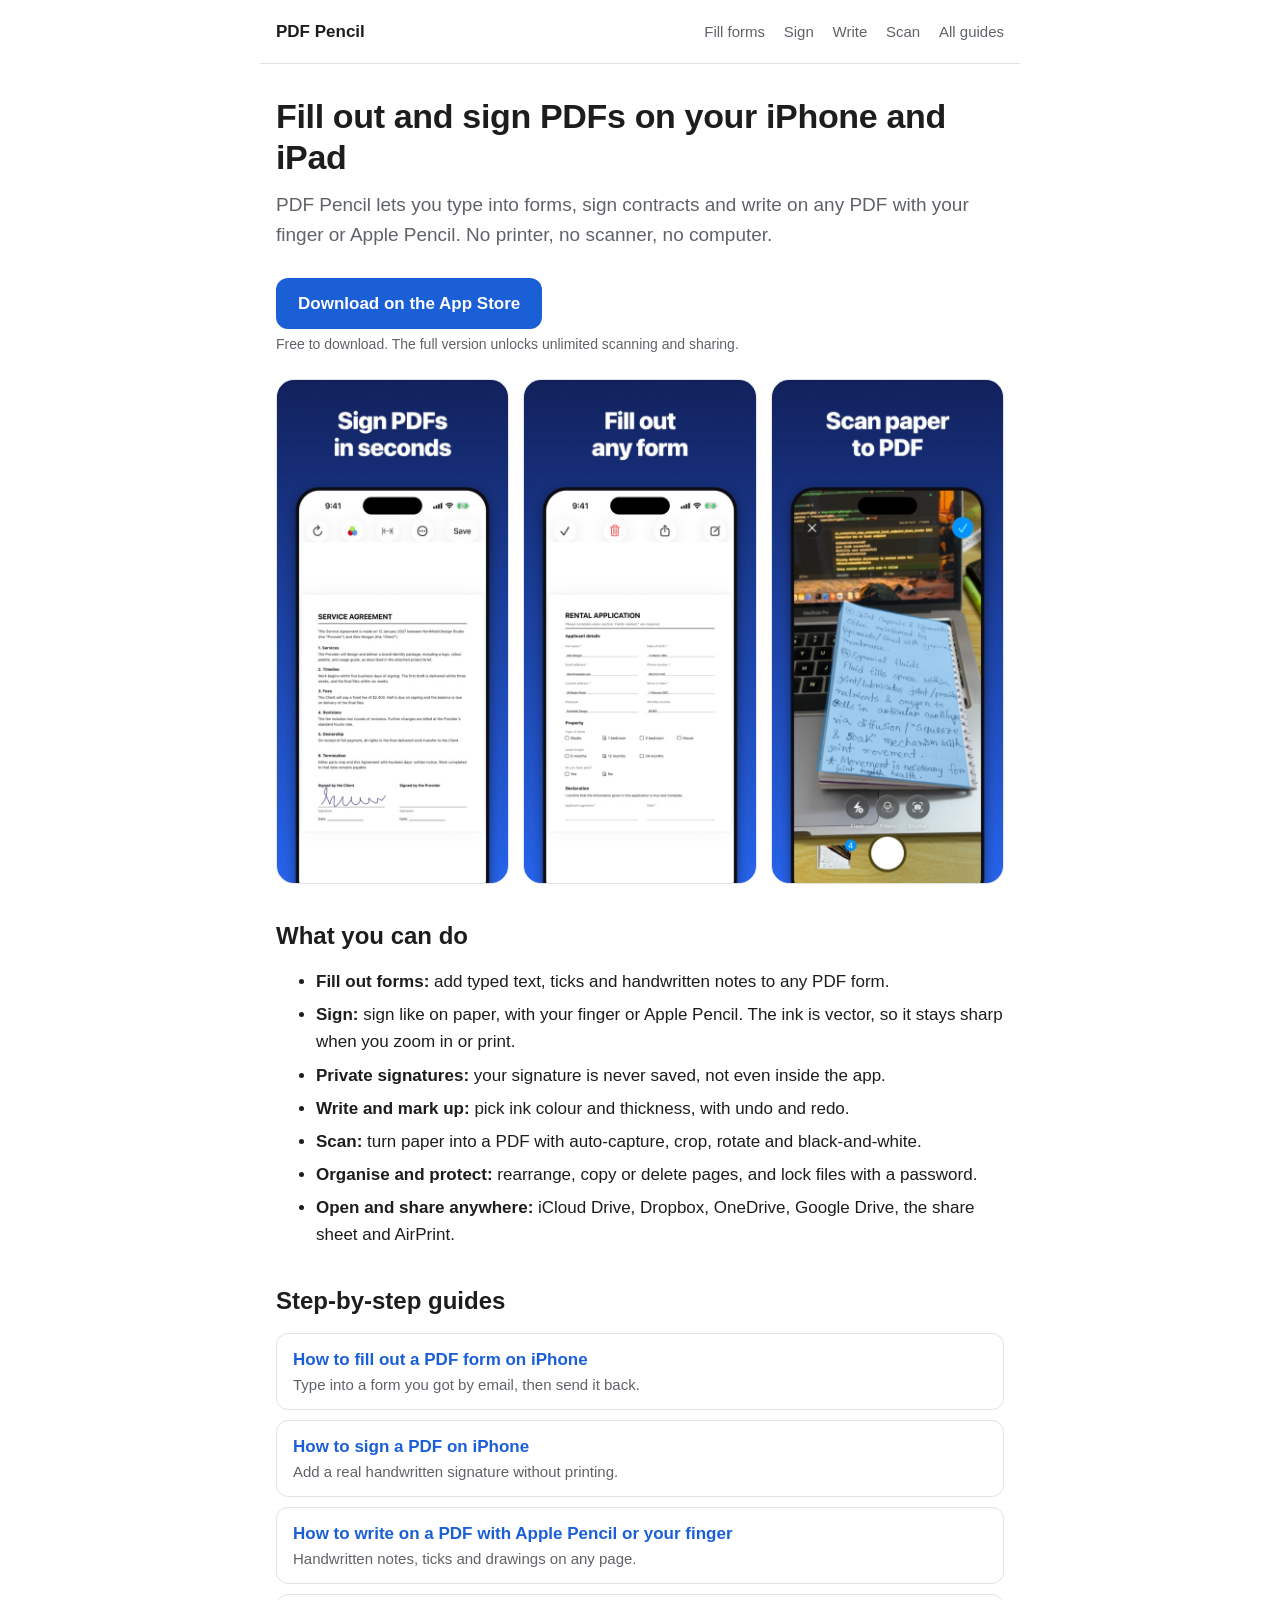
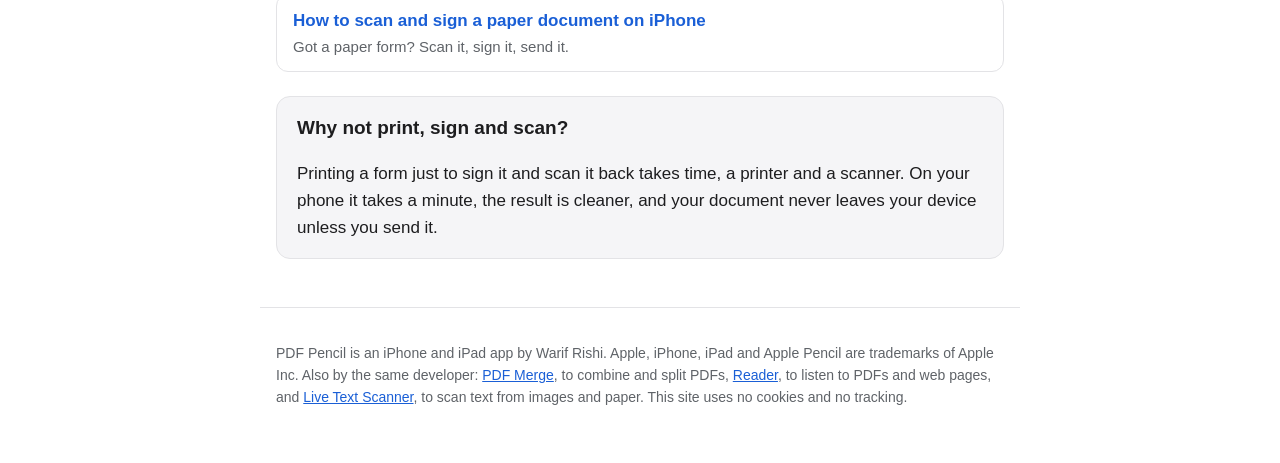
<file: index.html>
<!doctype html>
<html lang="en">
<head>
<meta charset="utf-8">
<meta name="viewport" content="width=device-width, initial-scale=1">
<title>PDF Pencil for iPhone and iPad: Fill Out and Sign PDF Forms</title>
<meta name="description" content="Fill out PDF forms, sign documents and write on PDFs with your finger or Apple Pencil. Sharp vector ink, and your signature is never saved.">
<meta name="apple-itunes-app" content="app-id=1462463852">
<link rel="canonical" href="https://rishi420.github.io/pdf-pencil/">
<link rel="stylesheet" href="style.css">
<script type="application/ld+json">
{
  "@context": "https://schema.org",
  "@type": "SoftwareApplication",
  "name": "PDF Pencil",
  "operatingSystem": "iOS, iPadOS",
  "applicationCategory": "BusinessApplication",
  "description": "Fill out and sign PDF forms on iPhone and iPad with finger or Apple Pencil.",
  "downloadUrl": "https://apps.apple.com/app/id1462463852",
  "offers": { "@type": "Offer", "price": "0", "priceCurrency": "USD" }
}
</script>
</head>
<body>
<header>
  <a class="brand" href="./">PDF Pencil</a>
  <nav>
    <a href="fill-out-pdf-form-on-iphone.html">Fill forms</a>
    <a href="sign-pdf-on-iphone.html">Sign</a>
    <a href="write-on-pdf-with-apple-pencil.html">Write</a>
    <a href="scan-and-sign-paper-document-on-iphone.html">Scan</a>
    <a class="keep" href="./#guides">All guides</a>
  </nav>
</header>
<main>
  <h1>Fill out and sign PDFs on your iPhone and iPad</h1>
  <p class="lede">PDF Pencil lets you type into forms, sign contracts and write on any PDF with your finger or Apple Pencil. No printer, no scanner, no computer.</p>
  <a class="cta" href="https://apps.apple.com/app/apple-store/id1462463852?pt=117198018&amp;ct=pencil-home&amp;mt=8">Download on the App Store</a>
  <span class="cta-note">Free to download. The full version unlocks unlimited scanning and sharing.</span>

  <div class="shots">
    <img src="img/1-sign-pdfs.jpg" width="480" height="1043" alt="Signing a service agreement PDF in PDF Pencil">
    <img src="img/2-fill-forms.jpg" width="480" height="1043" alt="Filling out a PDF form in PDF Pencil" loading="lazy">
    <img src="img/3-scan.jpg" width="480" height="1043" alt="Scanning a handwritten page to PDF with the iPhone camera" loading="lazy">
  </div>

  <h2>What you can do</h2>
  <ul>
    <li><strong>Fill out forms:</strong> add typed text, ticks and handwritten notes to any PDF form.</li>
    <li><strong>Sign:</strong> sign like on paper, with your finger or Apple Pencil. The ink is vector, so it stays sharp when you zoom in or print.</li>
    <li><strong>Private signatures:</strong> your signature is never saved, not even inside the app.</li>
    <li><strong>Write and mark up:</strong> pick ink colour and thickness, with undo and redo.</li>
    <li><strong>Scan:</strong> turn paper into a PDF with auto-capture, crop, rotate and black-and-white.</li>
    <li><strong>Organise and protect:</strong> rearrange, copy or delete pages, and lock files with a password.</li>
    <li><strong>Open and share anywhere:</strong> iCloud Drive, Dropbox, OneDrive, Google Drive, the share sheet and AirPrint.</li>
  </ul>

  <h2 id="guides">Step-by-step guides</h2>
  <ul class="guides">
    <li><a href="fill-out-pdf-form-on-iphone.html">How to fill out a PDF form on iPhone</a><span>Type into a form you got by email, then send it back.</span></li>
    <li><a href="sign-pdf-on-iphone.html">How to sign a PDF on iPhone</a><span>Add a real handwritten signature without printing.</span></li>
    <li><a href="write-on-pdf-with-apple-pencil.html">How to write on a PDF with Apple Pencil or your finger</a><span>Handwritten notes, ticks and drawings on any page.</span></li>
    <li><a href="scan-and-sign-paper-document-on-iphone.html">How to scan and sign a paper document on iPhone</a><span>Got a paper form? Scan it, sign it, send it.</span></li>
  </ul>

  <div class="box">
    <h3>Why not print, sign and scan?</h3>
    <p>Printing a form just to sign it and scan it back takes time, a printer and a scanner. On your phone it takes a minute, the result is cleaner, and your document never leaves your device unless you send it.</p>
  </div>
</main>
<footer>
  <p>PDF Pencil is an iPhone and iPad app by Warif Rishi. Apple, iPhone, iPad and Apple Pencil are trademarks of Apple Inc. Also by the same developer: <a href="https://rishi420.github.io/pdf-merge/">PDF Merge</a>, to combine and split PDFs, <a href="https://rishi420.github.io/reader/">Reader</a>, to listen to PDFs and web pages, and <a href="https://rishi420.github.io/live-text-scanner/">Live Text Scanner</a>, to scan text from images and paper. This site uses no cookies and no tracking.</p>
</footer>
</body>
</html>
</file>
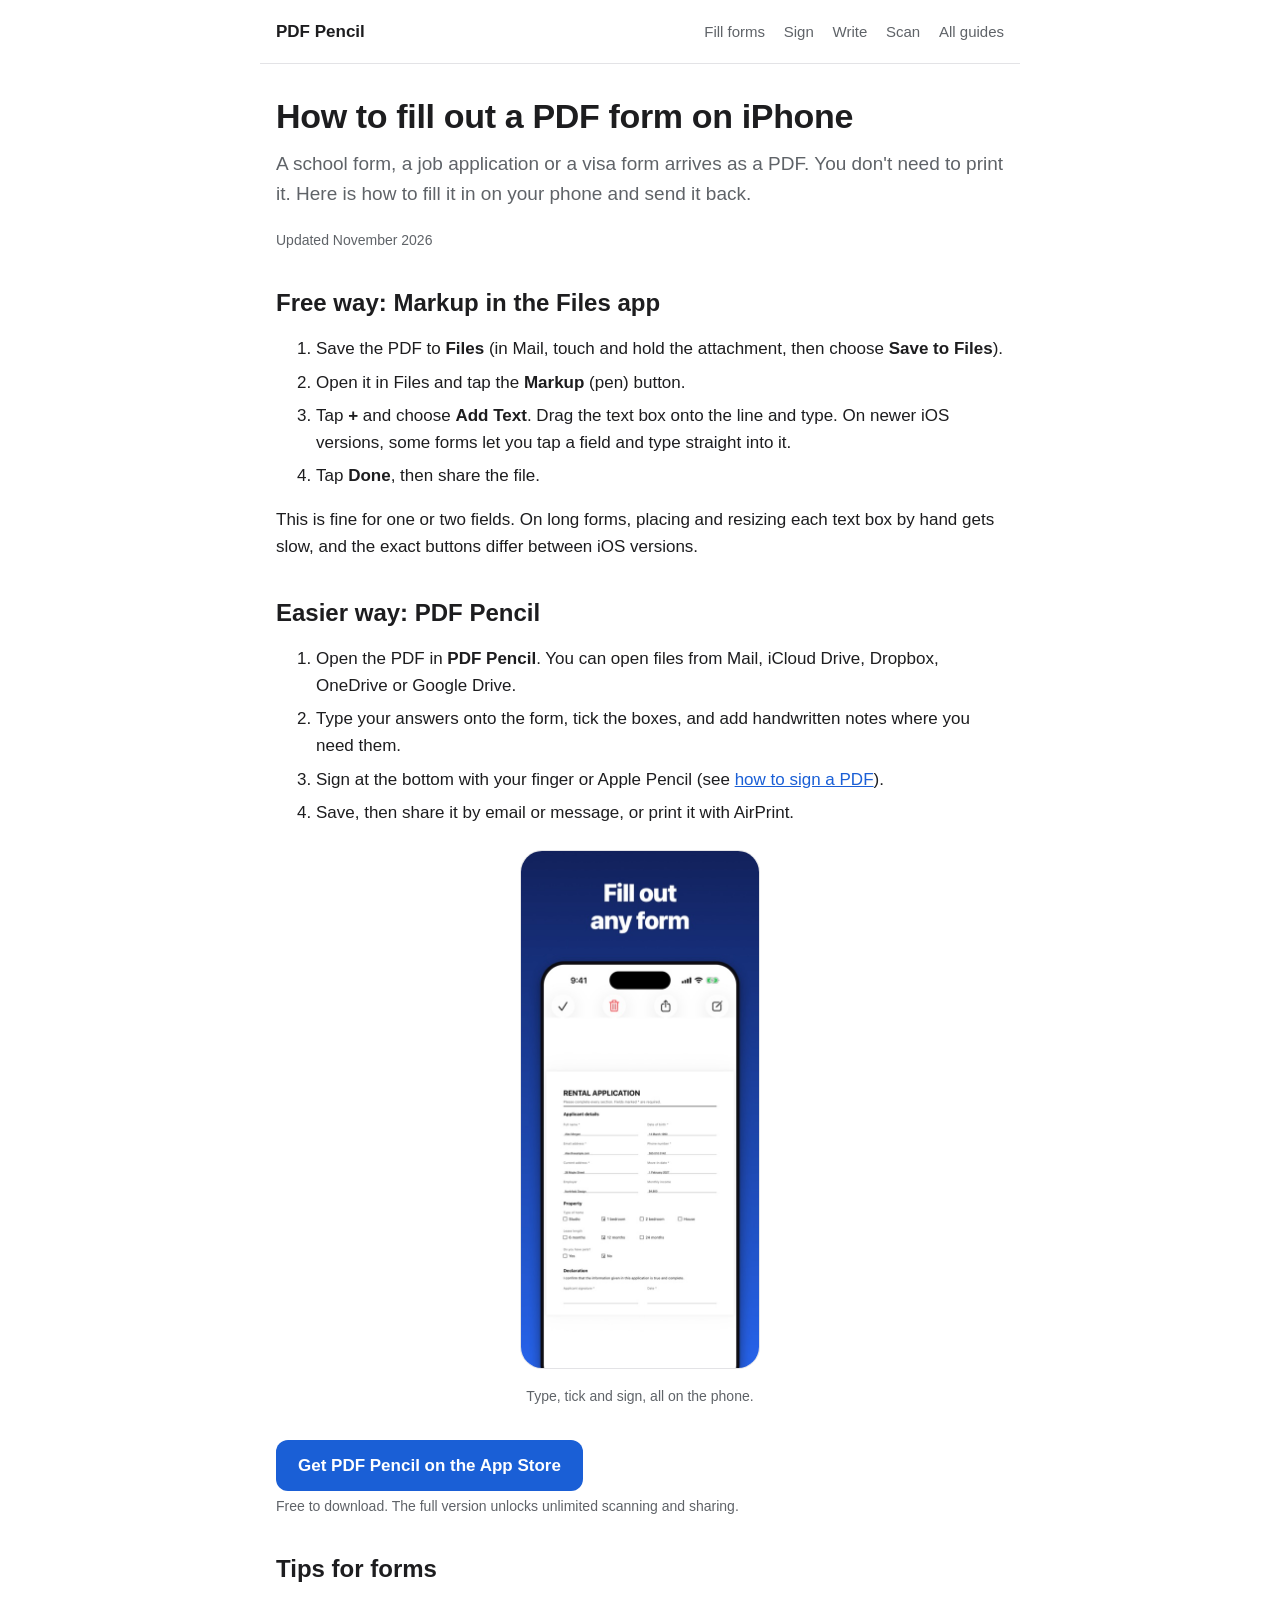
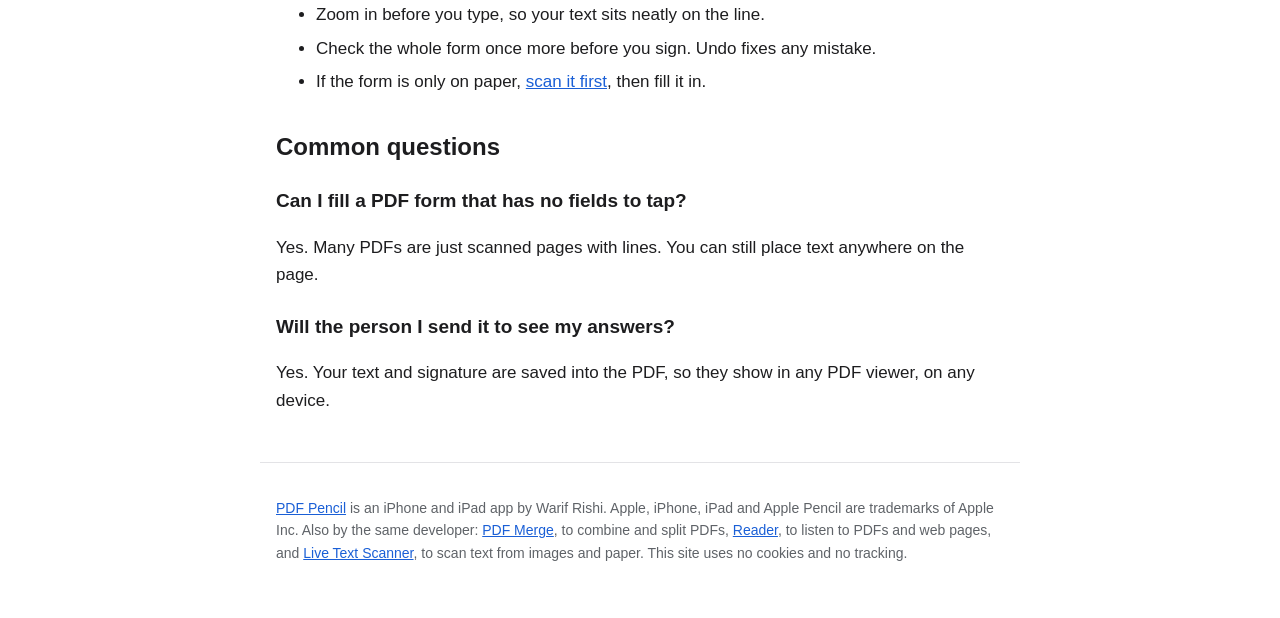
<file: fill-out-pdf-form-on-iphone.html>
<!doctype html>
<html lang="en">
<head>
<meta charset="utf-8">
<meta name="viewport" content="width=device-width, initial-scale=1">
<title>How to Fill Out a PDF Form on iPhone (No Printer Needed)</title>
<meta name="description" content="Fill out a PDF form on your iPhone or iPad: the free built-in Markup way, and how to type, tick and sign forms with PDF Pencil. Then send it back by email.">
<meta name="apple-itunes-app" content="app-id=1462463852">
<link rel="canonical" href="https://rishi420.github.io/pdf-pencil/fill-out-pdf-form-on-iphone.html">
<link rel="stylesheet" href="style.css">
</head>
<body>
<header>
  <a class="brand" href="./">PDF Pencil</a>
  <nav>
    <a href="fill-out-pdf-form-on-iphone.html">Fill forms</a>
    <a href="sign-pdf-on-iphone.html">Sign</a>
    <a href="write-on-pdf-with-apple-pencil.html">Write</a>
    <a href="scan-and-sign-paper-document-on-iphone.html">Scan</a>
    <a class="keep" href="./#guides">All guides</a>
  </nav>
</header>
<main>
  <h1>How to fill out a PDF form on iPhone</h1>
  <p class="lede">A school form, a job application or a visa form arrives as a PDF. You don't need to print it. Here is how to fill it in on your phone and send it back.</p>
  <p class="updated">Updated November 2026</p>

  <h2>Free way: Markup in the Files app</h2>
  <ol>
    <li>Save the PDF to <strong>Files</strong> (in Mail, touch and hold the attachment, then choose <strong>Save to Files</strong>).</li>
    <li>Open it in Files and tap the <strong>Markup</strong> (pen) button.</li>
    <li>Tap <strong>+</strong> and choose <strong>Add Text</strong>. Drag the text box onto the line and type. On newer iOS versions, some forms let you tap a field and type straight into it.</li>
    <li>Tap <strong>Done</strong>, then share the file.</li>
  </ol>
  <p>This is fine for one or two fields. On long forms, placing and resizing each text box by hand gets slow, and the exact buttons differ between iOS versions.</p>

  <h2>Easier way: PDF Pencil</h2>
  <ol>
    <li>Open the PDF in <strong>PDF Pencil</strong>. You can open files from Mail, iCloud Drive, Dropbox, OneDrive or Google Drive.</li>
    <li>Type your answers onto the form, tick the boxes, and add handwritten notes where you need them.</li>
    <li>Sign at the bottom with your finger or Apple Pencil (see <a href="sign-pdf-on-iphone.html">how to sign a PDF</a>).</li>
    <li>Save, then share it by email or message, or print it with AirPrint.</li>
  </ol>
  <figure>
    <img src="img/2-fill-forms.jpg" width="480" height="1043" alt="A PDF form being filled out in PDF Pencil">
    <figcaption>Type, tick and sign, all on the phone.</figcaption>
  </figure>
  <a class="cta" href="https://apps.apple.com/app/apple-store/id1462463852?pt=117198018&amp;ct=pencil-fill&amp;mt=8">Get PDF Pencil on the App Store</a>
  <span class="cta-note">Free to download. The full version unlocks unlimited scanning and sharing.</span>

  <h2>Tips for forms</h2>
  <ul>
    <li>Zoom in before you type, so your text sits neatly on the line.</li>
    <li>Check the whole form once more before you sign. Undo fixes any mistake.</li>
    <li>If the form is only on paper, <a href="scan-and-sign-paper-document-on-iphone.html">scan it first</a>, then fill it in.</li>
  </ul>

  <h2>Common questions</h2>
  <h3>Can I fill a PDF form that has no fields to tap?</h3>
  <p>Yes. Many PDFs are just scanned pages with lines. You can still place text anywhere on the page.</p>
  <h3>Will the person I send it to see my answers?</h3>
  <p>Yes. Your text and signature are saved into the PDF, so they show in any PDF viewer, on any device.</p>
</main>
<footer>
  <p><a href="./">PDF Pencil</a> is an iPhone and iPad app by Warif Rishi. Apple, iPhone, iPad and Apple Pencil are trademarks of Apple Inc. Also by the same developer: <a href="https://rishi420.github.io/pdf-merge/">PDF Merge</a>, to combine and split PDFs, <a href="https://rishi420.github.io/reader/">Reader</a>, to listen to PDFs and web pages, and <a href="https://rishi420.github.io/live-text-scanner/">Live Text Scanner</a>, to scan text from images and paper. This site uses no cookies and no tracking.</p>
</footer>
</body>
</html>
</file>
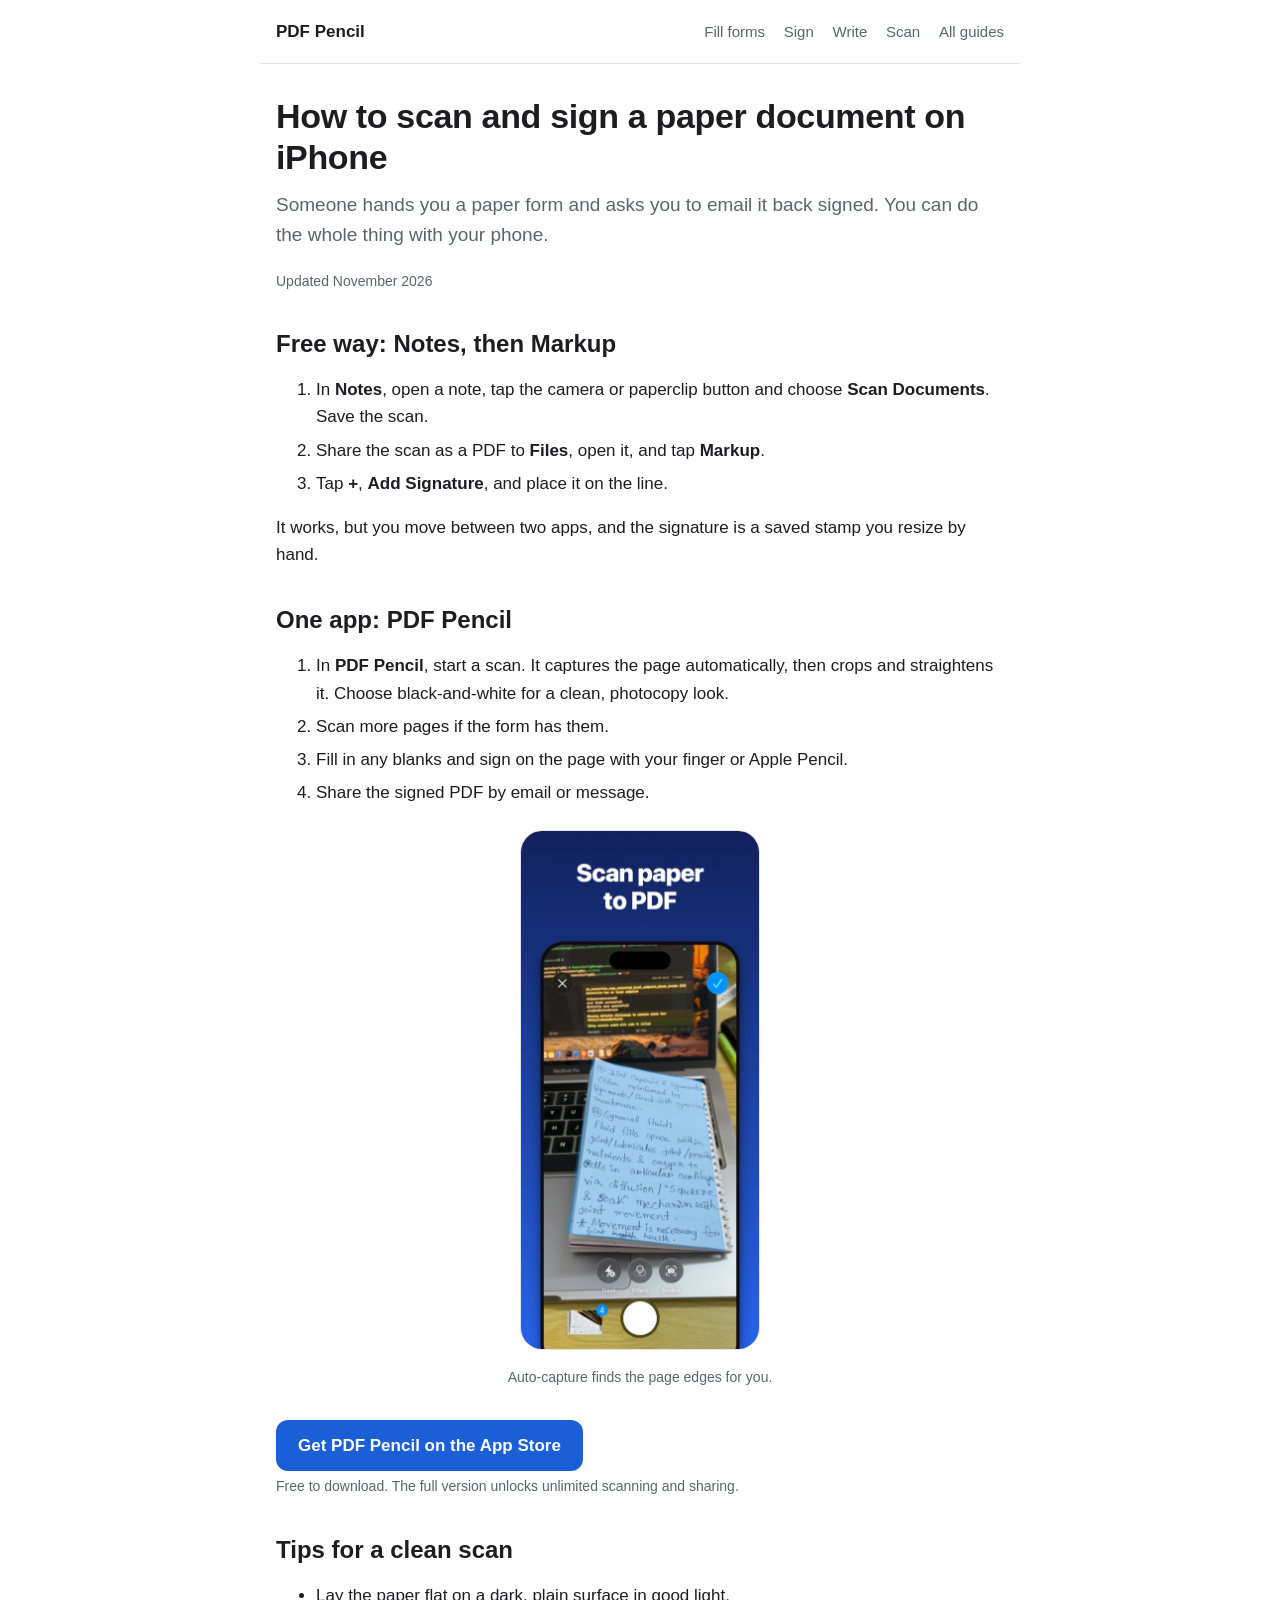
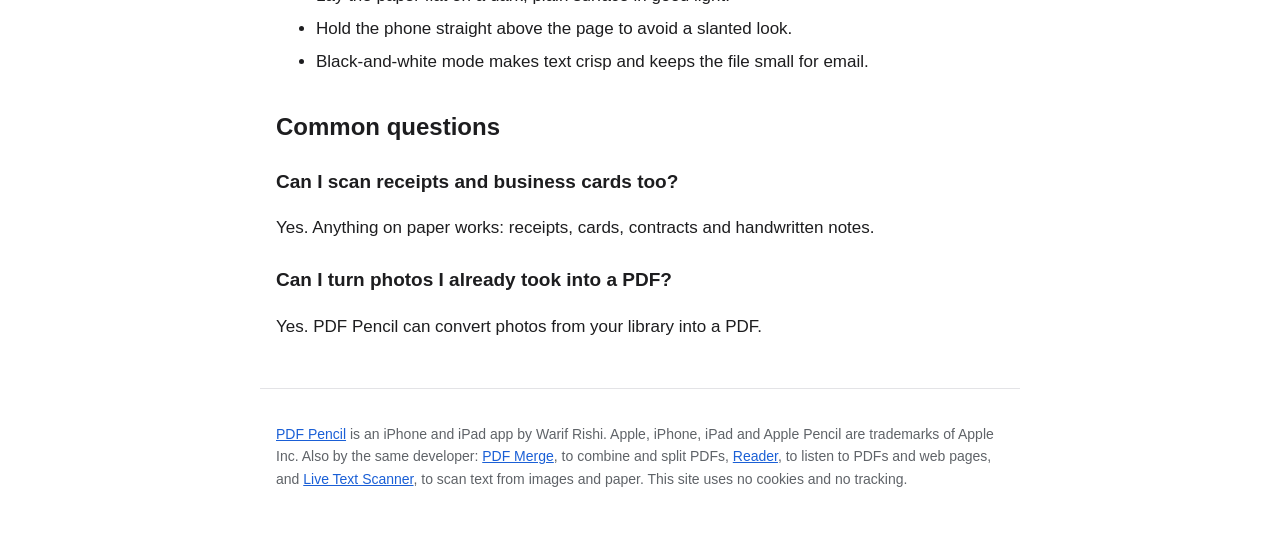
<file: scan-and-sign-paper-document-on-iphone.html>
<!doctype html>
<html lang="en">
<head>
<meta charset="utf-8">
<meta name="viewport" content="width=device-width, initial-scale=1">
<title>How to Scan and Sign a Paper Document on iPhone</title>
<meta name="description" content="Got a paper form to sign and send back? Scan it with your iPhone camera, sign it on screen and email it as a PDF, with no printer or scanner.">
<meta name="apple-itunes-app" content="app-id=1462463852">
<link rel="canonical" href="https://rishi420.github.io/pdf-pencil/scan-and-sign-paper-document-on-iphone.html">
<link rel="stylesheet" href="style.css">
</head>
<body>
<header>
  <a class="brand" href="./">PDF Pencil</a>
  <nav>
    <a href="fill-out-pdf-form-on-iphone.html">Fill forms</a>
    <a href="sign-pdf-on-iphone.html">Sign</a>
    <a href="write-on-pdf-with-apple-pencil.html">Write</a>
    <a href="scan-and-sign-paper-document-on-iphone.html">Scan</a>
    <a class="keep" href="./#guides">All guides</a>
  </nav>
</header>
<main>
  <h1>How to scan and sign a paper document on iPhone</h1>
  <p class="lede">Someone hands you a paper form and asks you to email it back signed. You can do the whole thing with your phone.</p>
  <p class="updated">Updated November 2026</p>

  <h2>Free way: Notes, then Markup</h2>
  <ol>
    <li>In <strong>Notes</strong>, open a note, tap the camera or paperclip button and choose <strong>Scan Documents</strong>. Save the scan.</li>
    <li>Share the scan as a PDF to <strong>Files</strong>, open it, and tap <strong>Markup</strong>.</li>
    <li>Tap <strong>+</strong>, <strong>Add Signature</strong>, and place it on the line.</li>
  </ol>
  <p>It works, but you move between two apps, and the signature is a saved stamp you resize by hand.</p>

  <h2>One app: PDF Pencil</h2>
  <ol>
    <li>In <strong>PDF Pencil</strong>, start a scan. It captures the page automatically, then crops and straightens it. Choose black-and-white for a clean, photocopy look.</li>
    <li>Scan more pages if the form has them.</li>
    <li>Fill in any blanks and sign on the page with your finger or Apple Pencil.</li>
    <li>Share the signed PDF by email or message.</li>
  </ol>
  <figure>
    <img src="img/3-scan.jpg" width="480" height="1043" alt="Scanning a handwritten notebook page to PDF in PDF Pencil">
    <figcaption>Auto-capture finds the page edges for you.</figcaption>
  </figure>
  <a class="cta" href="https://apps.apple.com/app/apple-store/id1462463852?pt=117198018&amp;ct=pencil-scan&amp;mt=8">Get PDF Pencil on the App Store</a>
  <span class="cta-note">Free to download. The full version unlocks unlimited scanning and sharing.</span>

  <h2>Tips for a clean scan</h2>
  <ul>
    <li>Lay the paper flat on a dark, plain surface in good light.</li>
    <li>Hold the phone straight above the page to avoid a slanted look.</li>
    <li>Black-and-white mode makes text crisp and keeps the file small for email.</li>
  </ul>

  <h2>Common questions</h2>
  <h3>Can I scan receipts and business cards too?</h3>
  <p>Yes. Anything on paper works: receipts, cards, contracts and handwritten notes.</p>
  <h3>Can I turn photos I already took into a PDF?</h3>
  <p>Yes. PDF Pencil can convert photos from your library into a PDF.</p>
</main>
<footer>
  <p><a href="./">PDF Pencil</a> is an iPhone and iPad app by Warif Rishi. Apple, iPhone, iPad and Apple Pencil are trademarks of Apple Inc. Also by the same developer: <a href="https://rishi420.github.io/pdf-merge/">PDF Merge</a>, to combine and split PDFs, <a href="https://rishi420.github.io/reader/">Reader</a>, to listen to PDFs and web pages, and <a href="https://rishi420.github.io/live-text-scanner/">Live Text Scanner</a>, to scan text from images and paper. This site uses no cookies and no tracking.</p>
</footer>
</body>
</html>
</file>
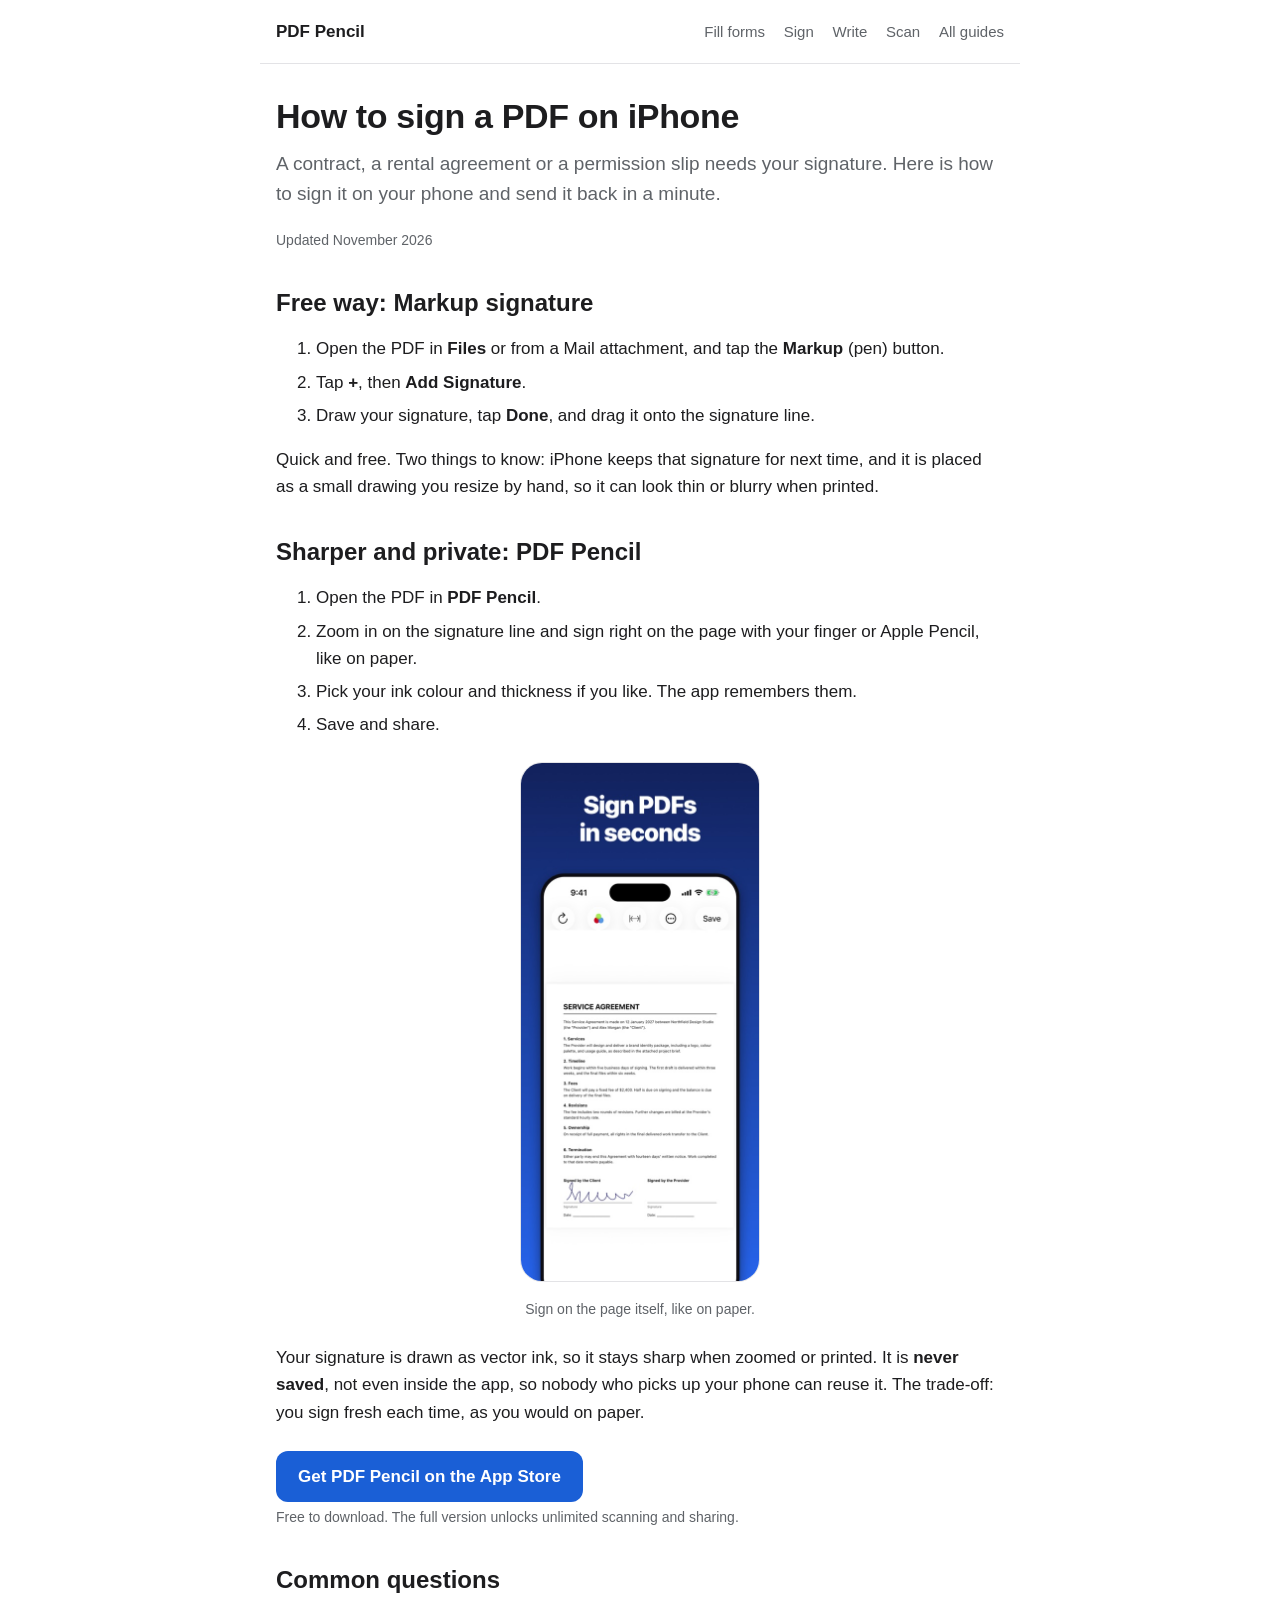
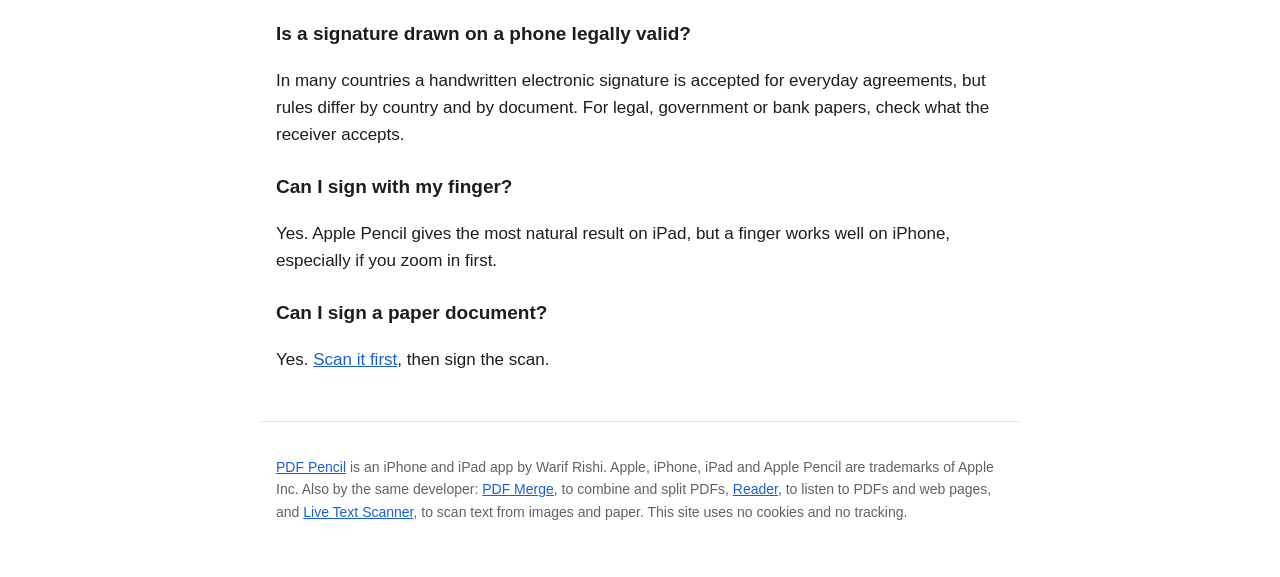
<file: sign-pdf-on-iphone.html>
<!doctype html>
<html lang="en">
<head>
<meta charset="utf-8">
<meta name="viewport" content="width=device-width, initial-scale=1">
<title>How to Sign a PDF on iPhone (Without Printing)</title>
<meta name="description" content="Sign a PDF document on your iPhone or iPad with your finger or Apple Pencil. The free built-in Markup way, and a sharper, private way with PDF Pencil.">
<meta name="apple-itunes-app" content="app-id=1462463852">
<link rel="canonical" href="https://rishi420.github.io/pdf-pencil/sign-pdf-on-iphone.html">
<link rel="stylesheet" href="style.css">
</head>
<body>
<header>
  <a class="brand" href="./">PDF Pencil</a>
  <nav>
    <a href="fill-out-pdf-form-on-iphone.html">Fill forms</a>
    <a href="sign-pdf-on-iphone.html">Sign</a>
    <a href="write-on-pdf-with-apple-pencil.html">Write</a>
    <a href="scan-and-sign-paper-document-on-iphone.html">Scan</a>
    <a class="keep" href="./#guides">All guides</a>
  </nav>
</header>
<main>
  <h1>How to sign a PDF on iPhone</h1>
  <p class="lede">A contract, a rental agreement or a permission slip needs your signature. Here is how to sign it on your phone and send it back in a minute.</p>
  <p class="updated">Updated November 2026</p>

  <h2>Free way: Markup signature</h2>
  <ol>
    <li>Open the PDF in <strong>Files</strong> or from a Mail attachment, and tap the <strong>Markup</strong> (pen) button.</li>
    <li>Tap <strong>+</strong>, then <strong>Add Signature</strong>.</li>
    <li>Draw your signature, tap <strong>Done</strong>, and drag it onto the signature line.</li>
  </ol>
  <p>Quick and free. Two things to know: iPhone keeps that signature for next time, and it is placed as a small drawing you resize by hand, so it can look thin or blurry when printed.</p>

  <h2>Sharper and private: PDF Pencil</h2>
  <ol>
    <li>Open the PDF in <strong>PDF Pencil</strong>.</li>
    <li>Zoom in on the signature line and sign right on the page with your finger or Apple Pencil, like on paper.</li>
    <li>Pick your ink colour and thickness if you like. The app remembers them.</li>
    <li>Save and share.</li>
  </ol>
  <figure>
    <img src="img/1-sign-pdfs.jpg" width="480" height="1043" alt="A handwritten signature on a service agreement in PDF Pencil">
    <figcaption>Sign on the page itself, like on paper.</figcaption>
  </figure>
  <p>Your signature is drawn as vector ink, so it stays sharp when zoomed or printed. It is <strong>never saved</strong>, not even inside the app, so nobody who picks up your phone can reuse it. The trade-off: you sign fresh each time, as you would on paper.</p>
  <a class="cta" href="https://apps.apple.com/app/apple-store/id1462463852?pt=117198018&amp;ct=pencil-sign&amp;mt=8">Get PDF Pencil on the App Store</a>
  <span class="cta-note">Free to download. The full version unlocks unlimited scanning and sharing.</span>

  <h2>Common questions</h2>
  <h3>Is a signature drawn on a phone legally valid?</h3>
  <p>In many countries a handwritten electronic signature is accepted for everyday agreements, but rules differ by country and by document. For legal, government or bank papers, check what the receiver accepts.</p>
  <h3>Can I sign with my finger?</h3>
  <p>Yes. Apple Pencil gives the most natural result on iPad, but a finger works well on iPhone, especially if you zoom in first.</p>
  <h3>Can I sign a paper document?</h3>
  <p>Yes. <a href="scan-and-sign-paper-document-on-iphone.html">Scan it first</a>, then sign the scan.</p>
</main>
<footer>
  <p><a href="./">PDF Pencil</a> is an iPhone and iPad app by Warif Rishi. Apple, iPhone, iPad and Apple Pencil are trademarks of Apple Inc. Also by the same developer: <a href="https://rishi420.github.io/pdf-merge/">PDF Merge</a>, to combine and split PDFs, <a href="https://rishi420.github.io/reader/">Reader</a>, to listen to PDFs and web pages, and <a href="https://rishi420.github.io/live-text-scanner/">Live Text Scanner</a>, to scan text from images and paper. This site uses no cookies and no tracking.</p>
</footer>
</body>
</html>
</file>
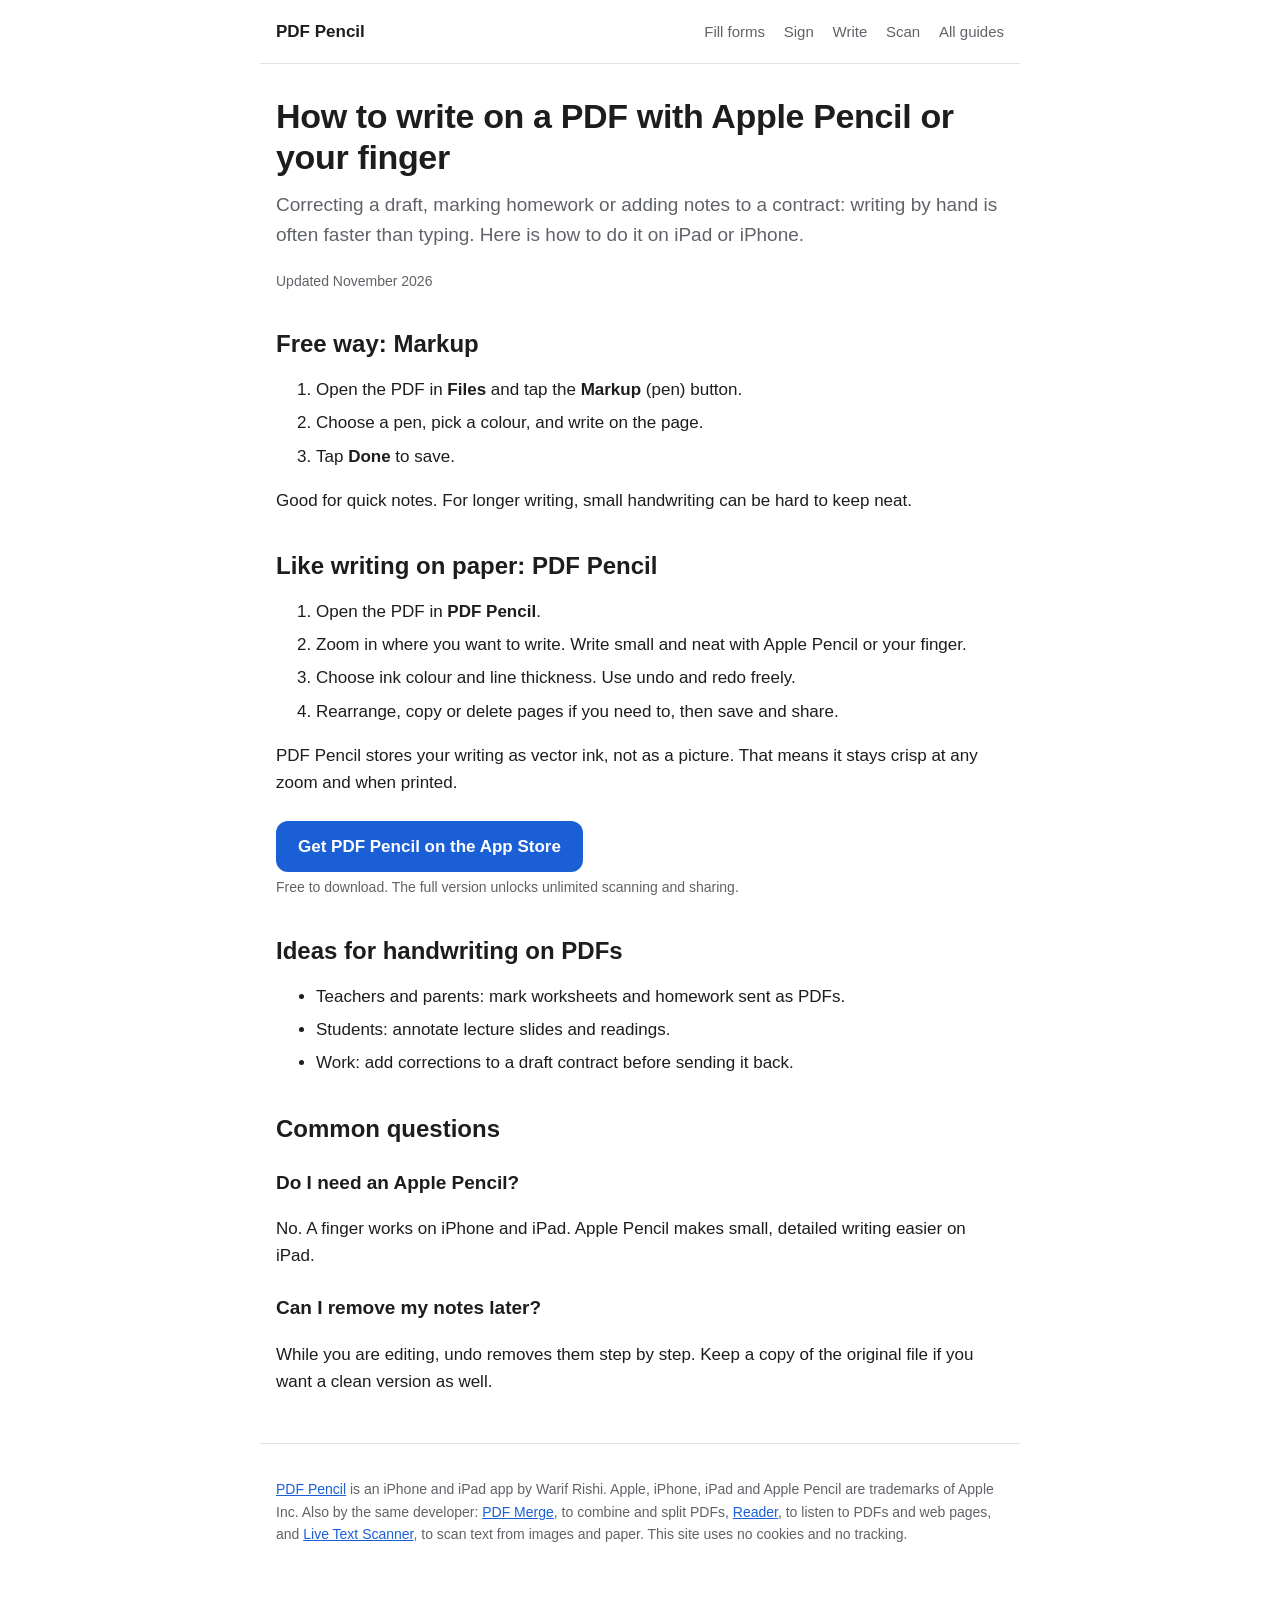
<file: write-on-pdf-with-apple-pencil.html>
<!doctype html>
<html lang="en">
<head>
<meta charset="utf-8">
<meta name="viewport" content="width=device-width, initial-scale=1">
<title>How to Write on a PDF with Apple Pencil or Your Finger</title>
<meta name="description" content="Handwrite notes, ticks and drawings on any PDF on iPad or iPhone, with Apple Pencil or your finger. Built-in Markup, and sharp vector ink with PDF Pencil.">
<meta name="apple-itunes-app" content="app-id=1462463852">
<link rel="canonical" href="https://rishi420.github.io/pdf-pencil/write-on-pdf-with-apple-pencil.html">
<link rel="stylesheet" href="style.css">
</head>
<body>
<header>
  <a class="brand" href="./">PDF Pencil</a>
  <nav>
    <a href="fill-out-pdf-form-on-iphone.html">Fill forms</a>
    <a href="sign-pdf-on-iphone.html">Sign</a>
    <a href="write-on-pdf-with-apple-pencil.html">Write</a>
    <a href="scan-and-sign-paper-document-on-iphone.html">Scan</a>
    <a class="keep" href="./#guides">All guides</a>
  </nav>
</header>
<main>
  <h1>How to write on a PDF with Apple Pencil or your finger</h1>
  <p class="lede">Correcting a draft, marking homework or adding notes to a contract: writing by hand is often faster than typing. Here is how to do it on iPad or iPhone.</p>
  <p class="updated">Updated November 2026</p>

  <h2>Free way: Markup</h2>
  <ol>
    <li>Open the PDF in <strong>Files</strong> and tap the <strong>Markup</strong> (pen) button.</li>
    <li>Choose a pen, pick a colour, and write on the page.</li>
    <li>Tap <strong>Done</strong> to save.</li>
  </ol>
  <p>Good for quick notes. For longer writing, small handwriting can be hard to keep neat.</p>

  <h2>Like writing on paper: PDF Pencil</h2>
  <ol>
    <li>Open the PDF in <strong>PDF Pencil</strong>.</li>
    <li>Zoom in where you want to write. Write small and neat with Apple Pencil or your finger.</li>
    <li>Choose ink colour and line thickness. Use undo and redo freely.</li>
    <li>Rearrange, copy or delete pages if you need to, then save and share.</li>
  </ol>
  <p>PDF Pencil stores your writing as vector ink, not as a picture. That means it stays crisp at any zoom and when printed.</p>
  <a class="cta" href="https://apps.apple.com/app/apple-store/id1462463852?pt=117198018&amp;ct=pencil-write&amp;mt=8">Get PDF Pencil on the App Store</a>
  <span class="cta-note">Free to download. The full version unlocks unlimited scanning and sharing.</span>

  <h2>Ideas for handwriting on PDFs</h2>
  <ul>
    <li>Teachers and parents: mark worksheets and homework sent as PDFs.</li>
    <li>Students: annotate lecture slides and readings.</li>
    <li>Work: add corrections to a draft contract before sending it back.</li>
  </ul>

  <h2>Common questions</h2>
  <h3>Do I need an Apple Pencil?</h3>
  <p>No. A finger works on iPhone and iPad. Apple Pencil makes small, detailed writing easier on iPad.</p>
  <h3>Can I remove my notes later?</h3>
  <p>While you are editing, undo removes them step by step. Keep a copy of the original file if you want a clean version as well.</p>
</main>
<footer>
  <p><a href="./">PDF Pencil</a> is an iPhone and iPad app by Warif Rishi. Apple, iPhone, iPad and Apple Pencil are trademarks of Apple Inc. Also by the same developer: <a href="https://rishi420.github.io/pdf-merge/">PDF Merge</a>, to combine and split PDFs, <a href="https://rishi420.github.io/reader/">Reader</a>, to listen to PDFs and web pages, and <a href="https://rishi420.github.io/live-text-scanner/">Live Text Scanner</a>, to scan text from images and paper. This site uses no cookies and no tracking.</p>
</footer>
</body>
</html>
</file>
<file: style.css>
:root {
  --bg: #ffffff;
  --text: #1d1d1f;
  --muted: #5f6368;
  --accent: #1a5fd6;
  --accent-text: #ffffff;
  --card: #f5f5f7;
  --border: #e3e3e6;
}
@media (prefers-color-scheme: dark) {
  :root {
    --bg: #111113;
    --text: #f2f2f4;
    --muted: #a1a1a8;
    --accent: #6ea4ff;
    --accent-text: #111113;
    --card: #1c1c1f;
    --border: #2c2c30;
  }
}
* { box-sizing: border-box; }
html { -webkit-text-size-adjust: 100%; }
body {
  margin: 0;
  background: var(--bg);
  color: var(--text);
  font: 17px/1.6 -apple-system, BlinkMacSystemFont, "Segoe UI", Roboto, Helvetica, Arial, sans-serif;
}
a { color: var(--accent); }
header, main, footer { max-width: 760px; margin: 0 auto; padding: 0 16px; }
header { display: flex; align-items: center; justify-content: space-between; gap: 12px; padding-top: 18px; padding-bottom: 18px; border-bottom: 1px solid var(--border); }
header .brand { font-weight: 700; text-decoration: none; color: var(--text); }
header nav a { margin-left: 14px; font-size: 15px; color: var(--muted); text-decoration: none; }
header nav a:hover { color: var(--text); }
h1 { font-size: 34px; line-height: 1.2; margin: 32px 0 12px; letter-spacing: -0.01em; }
h2 { font-size: 24px; line-height: 1.3; margin: 36px 0 10px; }
h3 { font-size: 19px; margin: 24px 0 6px; }
.lede { font-size: 19px; color: var(--muted); margin-top: 0; }
.updated { font-size: 14px; color: var(--muted); }
ol li, ul li { margin-bottom: 6px; }
.cta {
  display: inline-block; margin: 8px 0 4px; padding: 12px 22px; border-radius: 12px;
  background: var(--accent); color: var(--accent-text); font-weight: 600; text-decoration: none;
}
.cta-note { display: block; font-size: 14px; color: var(--muted); }
.box { background: var(--card); border: 1px solid var(--border); border-radius: 14px; padding: 16px 20px; margin: 24px 0; }
.box p:first-child, .box h3:first-child { margin-top: 0; }
.box p:last-child { margin-bottom: 0; }
figure { margin: 24px 0; text-align: center; }
figure img { width: 240px; max-width: 70%; height: auto; border-radius: 22px; border: 1px solid var(--border); }
figcaption { font-size: 14px; color: var(--muted); margin-top: 8px; }
.shots { display: grid; grid-template-columns: repeat(auto-fit, minmax(150px, 1fr)); gap: 14px; margin: 24px 0; }
.shots img { width: 100%; height: auto; border-radius: 18px; border: 1px solid var(--border); }
.guides { list-style: none; padding: 0; }
.guides li { border: 1px solid var(--border); border-radius: 12px; padding: 12px 16px; margin-bottom: 10px; }
.guides a { font-weight: 600; text-decoration: none; }
.guides span { display: block; font-size: 15px; color: var(--muted); }
table { width: 100%; border-collapse: collapse; margin: 16px 0; font-size: 16px; }
th, td { text-align: left; padding: 8px 10px; border-bottom: 1px solid var(--border); vertical-align: top; }
footer { margin-top: 48px; padding-top: 20px; padding-bottom: 40px; border-top: 1px solid var(--border); font-size: 14px; color: var(--muted); }
@media (max-width: 520px) {
  h1 { font-size: 28px; }
  header nav a:not(.keep) { display: none; }
}
</file>
